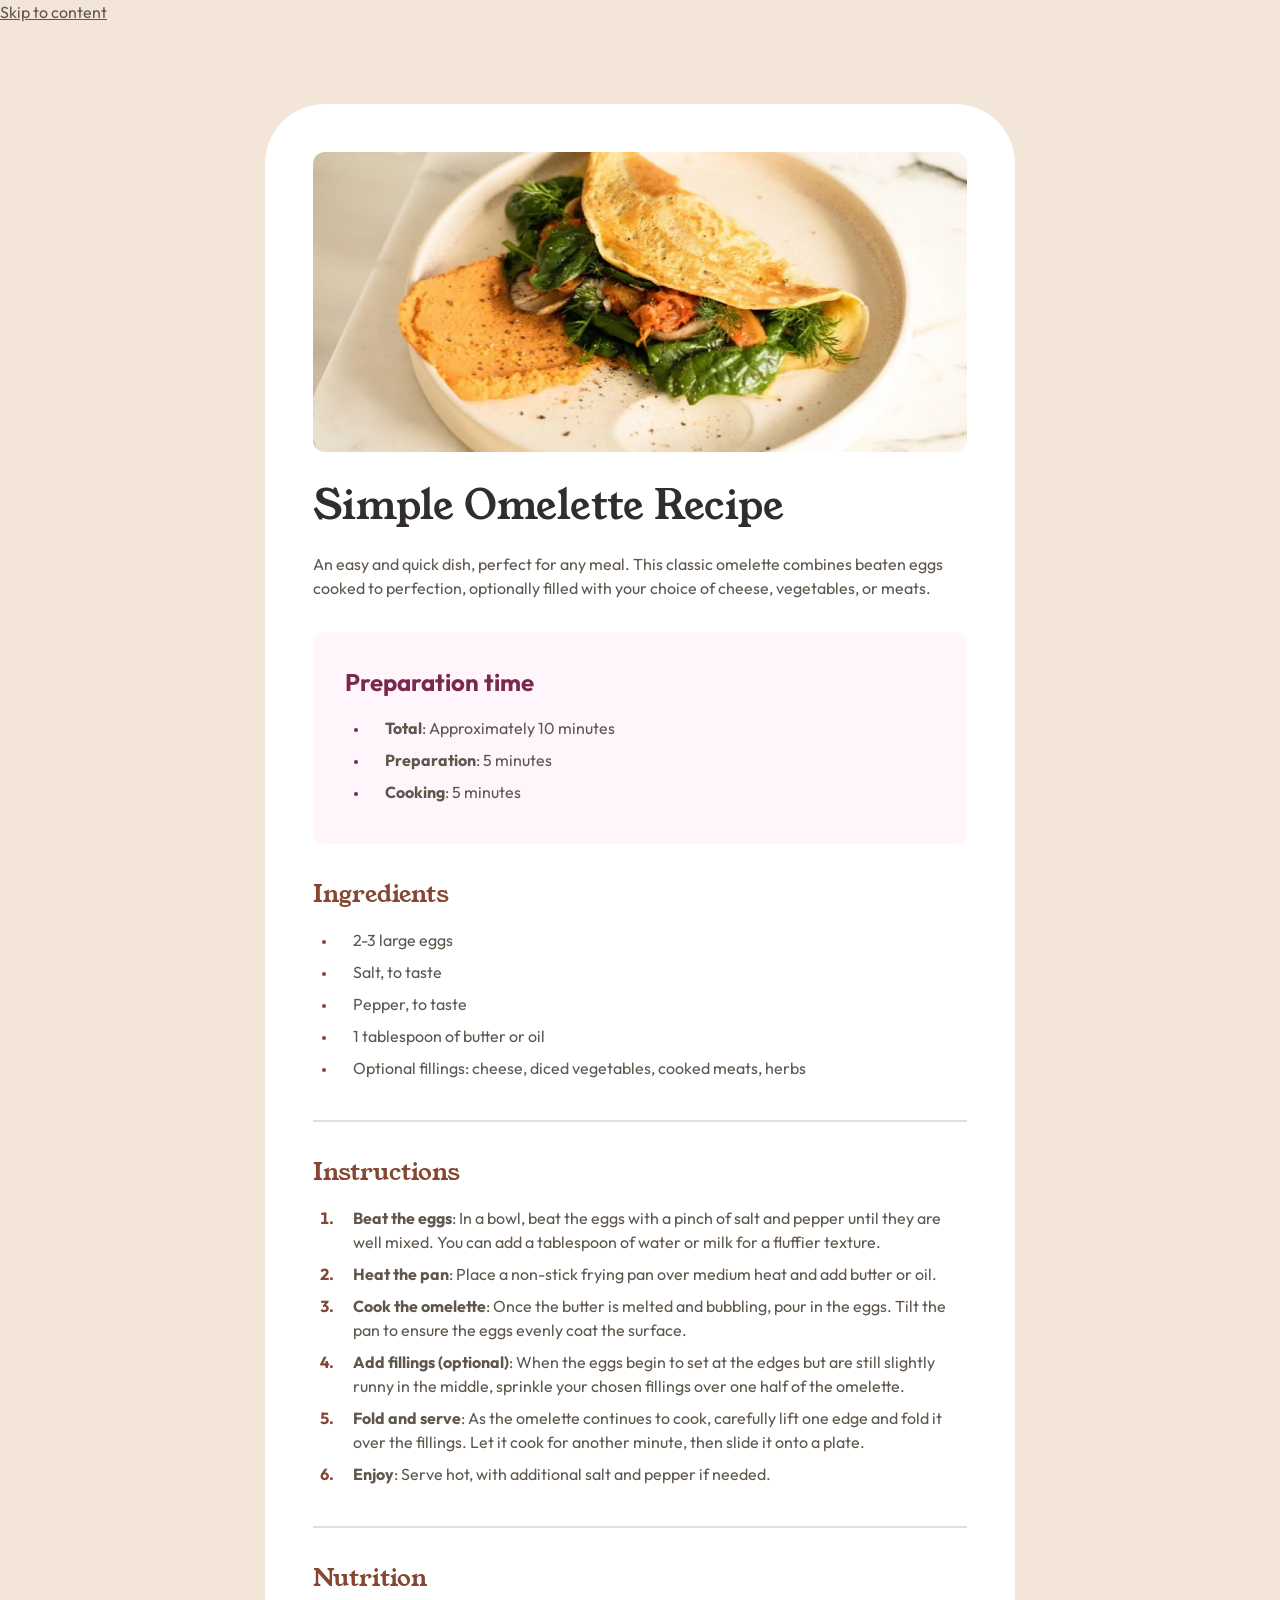
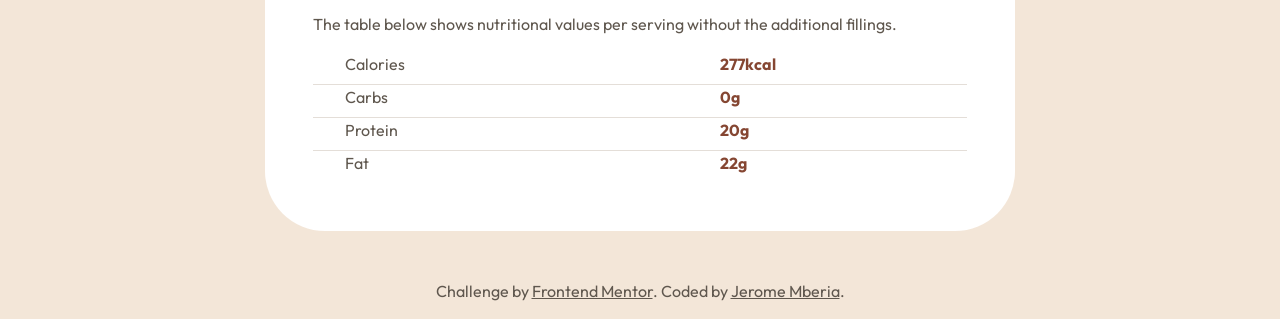
<file: index.html>
<!DOCTYPE html>
<html lang="en">
<head>
  <meta charset="UTF-8">
  <meta name="viewport" content="width=device-width, initial-scale=1.0"> 
  <link rel="icon" type="image/png" sizes="32x32" href="./assets/images/favicon-32x32.png">
  <meta name="description" content="A simple, delicious omelette recipe made with eggs, milk, and optional fillings. Perfect for beginners and ideal for breakfast, lunch, or dinner.">
  <meta name="keywords" content="omelette, recipe, cooking, breakfast, easy recipes">
  <link rel="canonical" href="https://jeromemberia.github.io/Recipe-Page/" />
  
  <!-- Instructs browsers not to guess the file types, protecting against malicious file uploads -->
  <meta http-equiv="X-Content-Type-Options" content="nosniff">

  <!-- Open Graph Meta Tags for beautiful social sharing -->
  <meta property="og:title" content="Simple Omelette Recipe | Jerome Mberia">
  <meta property="og:description" content="A simple, delicious omelette recipe made with eggs, milk, and optional fillings. Perfect for beginners.">
  <meta property="og:image" content="https://jeromemberia.github.io/Recipe-Page/assets/images/image-omelette.jpeg">
  <meta property="og:url" content="https://jeromemberia.github.io/Recipe-Page/">
  <meta property="og:type" content="website">

  <!-- Recipe Schema Markup to get rich snippets on Google Search -->
  <script type="application/ld+json">
  {
  "@context": "https://schema.org",
  "@type": "Recipe",
  "name": "Simple Omelette Recipe",
  "image": "https://jeromemberia.github.io/Recipe-Page/assets/images/image-omelette.jpeg",
  "author": {
    "@type": "Person",
    "name": "Jerome Mberia"
  },
  "datePublished": "2026-09-20",
  "description": "A simple, delicious omelette recipe made with eggs, milk, and optional fillings. Perfect for beginners.",
  "prepTime": "PT5M",
  "cookTime": "PT5M",
  "totalTime": "PT10M",
  "recipeYield": "1 serving",
  "recipeCategory": "Breakfast",
  "recipeCuisine": "International",
  "keywords": "omelette, simple breakfast, egg recipe",
  "recipeIngredient": [
    "2-3 large eggs",
    "Salt, to taste",
    "Pepper, to taste",
    "1 tablespoon of butter or oil",
    "Optional fillings: cheese, diced vegetables, cooked meats, herbs"
  ],
  "recipeInstructions": [
    {
      "@type": "HowToStep",
      "name": "Beat the eggs",
      "text": "Beat the eggs with a pinch of salt and pepper until well mixed.",
      "url": "https://jeromemberia.github.io/Recipe-Page/"
    },
    {
      "@type": "HowToStep",
      "name": "Heat the pan",
      "text": "Place a non-stick frying pan over medium heat and add butter or oil.",
      "url": "https://jeromemberia.github.io/Recipe-Page/"
    },
    {
      "@type": "HowToStep",
      "name": "Pour the eggs",
      "text": "Pour in the eggs and tilt the pan to coat the surface evenly.",
      "url": "https://jeromemberia.github.io/Recipe-Page/"
    },
    {
      "@type": "HowToStep",
      "name": "Add fillings",
      "text": "Sprinkle optional fillings over one half when the eggs begin to set.",
      "url": "https://jeromemberia.github.io/Recipe-Page/"
    },
    {
      "@type": "HowToStep",
      "name": "Fold and serve",
      "text": "Carefully fold one edge over the fillings and slide onto a plate.",
      "url": "https://jeromemberia.github.io/Recipe-Page/"
    }
  ],
  "aggregateRating": {
    "@type": "AggregateRating",
    "ratingValue": "5",
    "reviewCount": "1"
  },
  "nutrition": {
    "@type": "NutritionInformation",
    "calories": "250 calories"
  }
}
  </script>

  <link rel="stylesheet" href="style.css">
  <title>Frontend Mentor | Recipe page</title>
</head>
<body>
  <a href="#recipe-title" class="skip-link">Skip to content</a>
  <main>
    <figure>
     <picture>
  <source type="image/webp" srcset="assets/images/image-omelette.webp">
  <source type="image/jpeg" srcset="assets/images/image-omelette.jpeg">
  <img 
    src="assets/images/image-omelette.jpeg" 
    alt="A folded omelette served on a beige plate, filled with sautéed spinach, mushrooms, herbs, and orange vegetables, with a spread of reddish-orange hummus on the side." 
    width="656" 
    height="300" 
    loading="lazy" 
    class="recipe_image"
  >
</picture>
    </figure>
    <header>
      <h1>Simple Omelette Recipe</h1>
      <p>An easy and quick dish, perfect for any meal. This classic omelette combines beaten eggs cooked to perfection, optionally filled with your choice of cheese, vegetables, or meats.</p>
    </header>
    <section role="region" aria-labelledby="prep-time" class="prep-time">
      <h2 id="prep-time">Preparation time</h2>
      <ul>
        <li><strong>Total</strong>: Approximately 10 minutes</li>
        <li><strong>Preparation</strong>: 5 minutes</li>
        <li><strong>Cooking</strong>: 5 minutes</li>
      </ul>
    </section>
    <section role="region" aria-labelledby="ingredients">
      <h2 id="ingredients">Ingredients</h2>
      <ul>
        <li>2-3 large eggs</li>
        <li>Salt, to taste</li>
        <li>Pepper, to taste</li>
        <li>1 tablespoon of butter or oil</li>
        <li>Optional fillings: cheese, diced vegetables, cooked meats, herbs</li>
      </ul>
    </section>
    <hr>
    <section role="region" aria-labelledby="instructions" class="instructions">
      <h2 id="instructions">Instructions</h2>
      <ol>
        <li><strong>Beat the eggs</strong>: In a bowl, beat the eggs with a pinch of salt and pepper until they are well mixed. You can add a tablespoon of water or milk for a fluffier texture.</li>
        <li><strong>Heat the pan</strong>: Place a non-stick frying pan over medium heat and add butter or oil.</li>
        <li><strong>Cook the omelette</strong>: Once the butter is melted and bubbling, pour in the eggs. Tilt the pan to ensure the eggs evenly coat the surface.</li>
        <li><strong>Add fillings (optional)</strong>: When the eggs begin to set at the edges but are still slightly runny in the middle, sprinkle your chosen fillings over one half of the omelette.</li>
        <li><strong>Fold and serve</strong>: As the omelette continues to cook, carefully lift one edge and fold it over the fillings. Let it cook for another minute, then slide it onto a plate.</li>
        <li><strong>Enjoy</strong>: Serve hot, with additional salt and pepper if needed.</li>
      </ol>
    </section>
    <hr>
    <section role="region" aria-labelledby="nutrition" class="nutrition">
      <h2 id="nutrition">Nutrition</h2>
      <p>The table below shows nutritional values per serving without the additional fillings.</p>
      <table>
        <tbody>
          <tr>
            <th scope="row">Calories</th>
            <td>277kcal</td>
          </tr>
          <tr>
            <th scope="row">Carbs</th>
            <td>0g</td>
          </tr>
          <tr>
            <th scope="row">Protein</th>
            <td>20g</td>
          </tr>
          <tr>
            <th scope="row">Fat</th>
            <td>22g</td>
          </tr>
        </tbody>
      </table>
    </section>
  </main>
  <footer>
    Challenge by <a href="https://www.frontendmentor.io/challenges/recipe-page-KiTsR8QQKm" target="_blank" rel="noopener noreferrer">Frontend Mentor</a>. 
    Coded by <a href="#" target="_blank" rel="noopener noreferrer">Jerome Mberia</a>.
  </footer>
</body>
</html>
</file>
<file: style.css>
/* 1. The Young Serif font remains static */
@font-face {
    font-family: 'Young Serif';
    src: url('./assets/fonts/young-serif/YoungSerif-Regular.woff2') format('woff2');
    font-weight: 400;
    font-display: swap;
}

/* 2. Replace all 3 old Outfit blocks with this single Variable Font declaration */
@font-face {
    font-family: 'Outfit';
    src: url('./assets/fonts/outfit/Outfit-VariableFont_wght.woff2') format('woff2-variations');
    font-weight: 100 900; /* Enables all weights continuously from Thin to Black! */
    font-display: swap;
}

:root {
    --white: hsl(0, 0%, 100%);
    --stone-100: hsl(30, 54%, 90%);
    --stone-150: hsl(30, 18%, 87%);
    --stone-600: hsl(30, 10%, 34%);
    --stone-900: hsl(24, 5%, 18%);
    --brown-800: hsl(14, 45%, 36%);
    --rose-800: hsl(332, 51%, 32%);
    --rose-50: hsl(330, 100%, 98%);
}
*{
    box-sizing:border-box;
    margin:0;
    padding:0;
    font-family:'Outfit', sans-serif;
    line-height: 1.5;
	color: var(--stone-600);
}

h1,h2{
    font-family:'Young Serif', serif;
    font-weight: 400;
}

h1{
    font-family:'Young Serif', serif;;
    color: var(--stone-900);
    font-size:  2rem;
    margin-bottom: 1.5rem;
    line-height: 1.1em;
    
}
h2{
    color:var(--brown-800);
    font-size: 1.5rem;
    margin-bottom:1rem;
    
}

img{
    display: block;
    max-width: 100%;
}
main{
    margin-inline: auto;
}
table{
    width: 100%;
    border-collapse: collapse;
    text-align: left;
    margin-top: 1rem;
}
td,th{
    padding-bottom: 0.5rem;
}

th{
    padding-left: 2rem;
    font-weight:400;
}
td{
    color: var(--brown-800);
    font-weight:700;
}
tr:not(:last-child){
    border-bottom:1px solid var(--stone-150);
}
header,section{
    padding: 2rem;
}
li{
    padding-left: 1rem;
    margin-left: 1.5rem;
    margin-bottom: 0.5rem;
}
.prep-time{
    background-color: var(--rose-50);
    padding: 2rem;
    margin-left:2rem;
    margin-right:2rem;
    border-radius: 12px;
}
::marker{
    font-weight: bold;
}

ul > li::marker{
    font-size: .8rem;
    color: var(--brown-800);
}

.prep-time h2{
    font-family: 'Outfit';
}

.prep-time   h2{
    color: var(--rose-800);
    font-weight: 700;
}
.prep-time > ul >li::marker{
    color: var(--rose-800);
}
footer{
    text-align: center;
    margin-top: 3rem;
    margin-bottom: 1rem;
}
hr{
    border: 0;
    border-bottom: 1px solid var(--stone-150);
    margin-inline: 2rem;
    
}
ol > li::marker{
    color: var(--brown-800);
}
.nutrition{
    padding-bottom: 0;
}

@media (min-width:376px) {
    body{
        background-color: var(--stone-100);
    }
    main{
        max-width: 750px;
        margin-inline:auto;
        padding: 3rem;
        margin-top: 5rem;
        background-color: var(--white);
        border-radius: calc(12px + 3rem);
    }
    img{
        border-radius:12px;
    }
    header,section{
        padding-inline: 0;
    }
    .prep-time{
        margin: 0;
    }
    hr{
    border: 1px solid var(--stone-150);
    margin-inline: 0;
    }
    h1{
        font-size: 2.5rem;
    }

}
</file>
